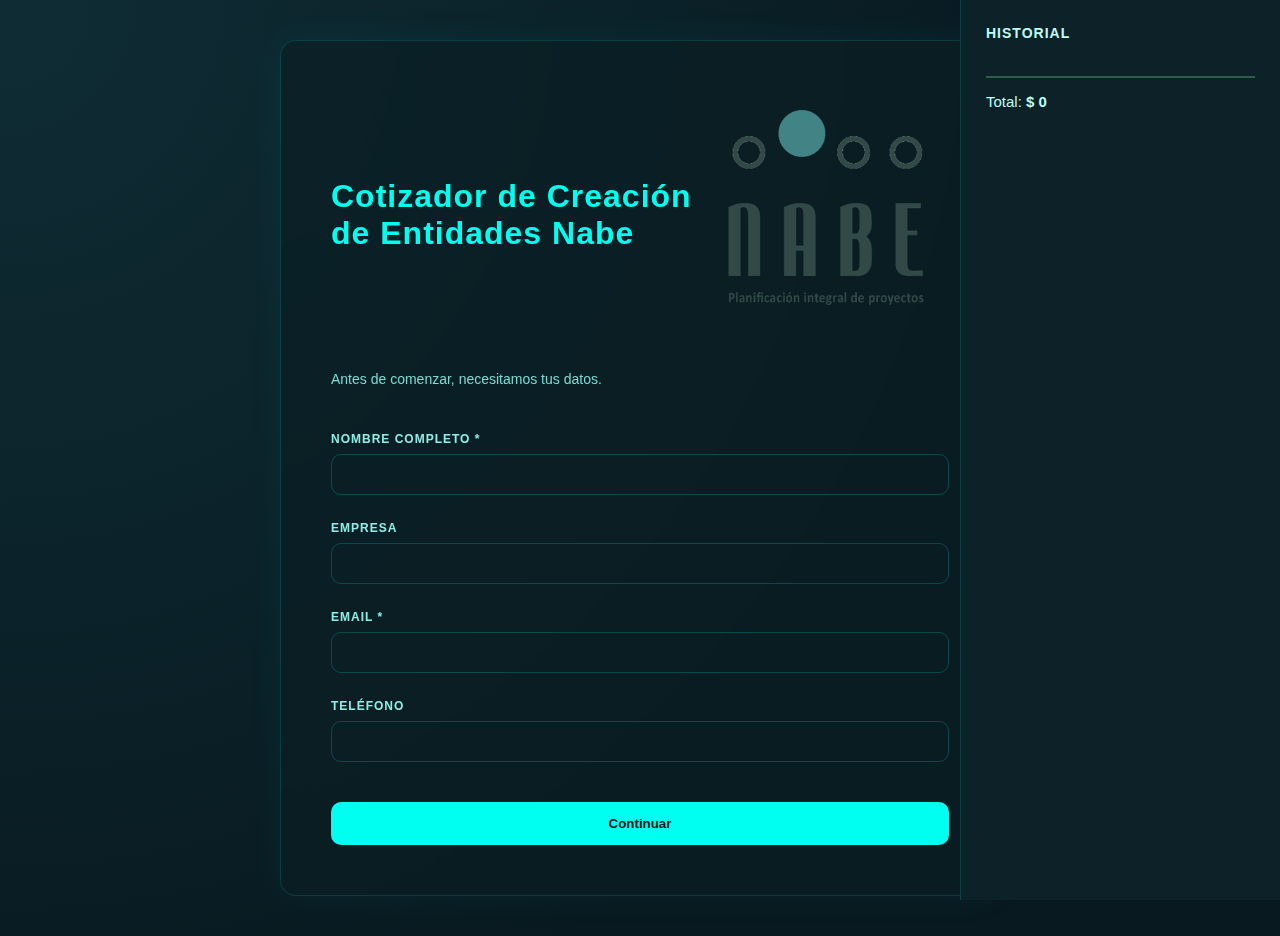
<file: index.html>
<!DOCTYPE html>
<html lang="es">
<head>
  <meta charset="UTF-8">
  <meta name="viewport" content="width=device-width, initial-scale=1.0">
  <title>Cotizador de Entidades BIM</title>
  <link rel="stylesheet" href="styles.css">
  <link rel="icon" type="image/x-icon" href="assets/nabe.ico">
  <meta name="theme-color" content="#2f5d4a">
</head>
<body>

  <!-- Boton flotante para abrir historial en celular -->
  <button id="toggleHistorial" class="toggle-historial" aria-label="Ver historial">
    <span class="historial-count" id="contadorHistorial">0</span>
    📋
  </button>

  <!-- Panel de Historial -->
  <div id="panelHistorial" class="panel-historial">
    <div class="panel-header">
      <h3>Historial</h3>
      <button id="cerrarHistorial" class="cerrar-historial" aria-label="Cerrar historial">×</button>
    </div>
    <ul id="listaHistorial"></ul>
    <div class="total-acumulado">
      Total: <strong id="totalAcumulado">$ 0</strong>
    </div>
  </div>

  <!-- Overlay para cerrar el panel al hacer clic fuera -->
  <div id="overlay" class="overlay"></div>

  <div id="formCliente" class="pantalla pantalla-activa">
    <form id="clienteForm" class="form-cliente">
      <div class="titulo-con-logo">
        <h1>Cotizador de Creación de Entidades Nabe</h1>
        <img src="assets/nabe.png" alt="Logo Nabe" class="logo-titulo">
      </div>

      <p>Antes de comenzar, necesitamos tus datos.</p>

      <label>Nombre completo *</label>
      <input type="text" id="clienteNombre" required>

      <label>Empresa</label>
      <input type="text" id="clienteEmpresa">

      <label>Email *</label>
      <input type="email" id="clienteEmail" required>

      <label>Teléfono</label>
      <input type="text" id="clienteTelefono">

      <button type="button" id="btnContinuar">Continuar</button>
    </form>
  </div>

  <div id="panelTooltip" class="panel-tooltip">
    <button id="cerrarTooltip" aria-label="Cerrar tooltip">✕</button>
    <div id="contenidoTooltip"></div>
  </div>

  <div id="formTecnico" class="pantalla">

    <form id="cotizadorForm">
      <h1>Cotizador de Creación de Entidades</h1>
      <p>Complete el formulario para cotizar entidades BIM.</p>

      <!-- P1 -->
      <label>
        1. Identificador de la entidad *
      </label>
      <input type="text" name="identificador" required>

      <!-- P2 -->
      <label>
        2. ¿La entidad es nativa de Revit?
        <span class="icono-info" data-tooltip="software">ⓘ</span>
      </label>

      <select name="software" id="software" required>
        <option value="">Seleccione</option>
        <option value="nativo">Entidad nativa de Revit</option>
        <option value="externo">Necesita software externo</option>
      </select>

      <!-- P3 -->
      <label>
        3. ¿La entidad debe ser paramétrica?
        <span class="icono-info" data-tooltip="parametrica">ⓘ</span>
      </label>
      <select name="parametrica" id="parametrica">
        <option value="no">No</option>
        <option value="basica">Parámetros básicos</option>
        <option value="compleja">Parámetros complejos</option>
      </select>

      <!-- P4 -->
      <label>
        4. Categoría
        <span class="icono-info" data-tooltip="categoria">ⓘ</span>
      </label>
      <select name="categoria" id="categoria">
        <option>Mobiliario</option>
        <option>Mueble de obra</option>
        <option>Aparato eléctrico</option>
        <option>Aparato sanitario</option>
        <option>Luminaria</option>
        <option>Puerta</option>
        <option>Ventana</option>
        <option>General</option>
      </select>

      <!-- P5 -->
      <label>
        5. Nivel de detalle (LOD)
        <span class="icono-info" data-tooltip="lod">ⓘ</span>
      </label>
      <select name="lod" id="lod">
        <option>LOD 100</option>
        <option>LOD 200</option>
        <option>LOD 300</option>
        <option>LOD 400</option>
      </select>

      <!-- P6 -->
      <label>
        6. ¿Requiere simbología 2D adicional?
        <span class="icono-info" data-tooltip="simbologia">ⓘ</span>
      </label>
      <select name="simbolo2d" id="simbolo2d">
        <option>No</option>
        <option>Sí</option>
      </select>

      <!-- P7 -->
      <label>
        7. ¿Tiene conexiones MEP?
        <span class="icono-info" data-tooltip="mep">ⓘ</span>
      </label>
      <select name="mep" id="mep">
        <option>No</option>
        <option>Sí</option>
      </select>

      <!-- P8 -->
      <label>
        8. ¿Requiere configuración de tipos?
        <span class="icono-info" data-tooltip="tipos">ⓘ</span>
      </label>
      <select name="tipos" id="tipos">
        <option>No</option>
        <option>Sí</option>
      </select>

      <!-- P9 -->
      <label>
        9. Cantidad de entidades
        <span class="icono-info" data-tooltip="cantidad">ⓘ</span>
      </label>
      <input type="number" name="cantidad" min="1" value="1">

      <label>Total estimado</label>
      <input type="text" id="totalCotizacion" readonly>

      <button type="submit">Enviar cotización</button>
    </form>
  </div>


  <div id="postEnvio" style="display:none; text-align:center;">
    <h2>Cotización enviada</h2>
    <p>¿Deseas agregar otra entidad o finalizar?</p>

    <div class="post-buttons">
      <button type="button" id="otraEntidad">Agregar otra entidad</button>
      <button type="button" id="finalizar">Finalizar</button>
    </div>
  </div>

  <div id="mensajeFinal" style="display:none; text-align:center;">
    <h2>¡Gracias!</h2>
    <p>Hemos recibido tu solicitud de cotización.<br>
    Nos pondremos en contacto contigo pronto.</p>
  </div>

  <script src="script.js"></script>
</body>
</html>
</file>
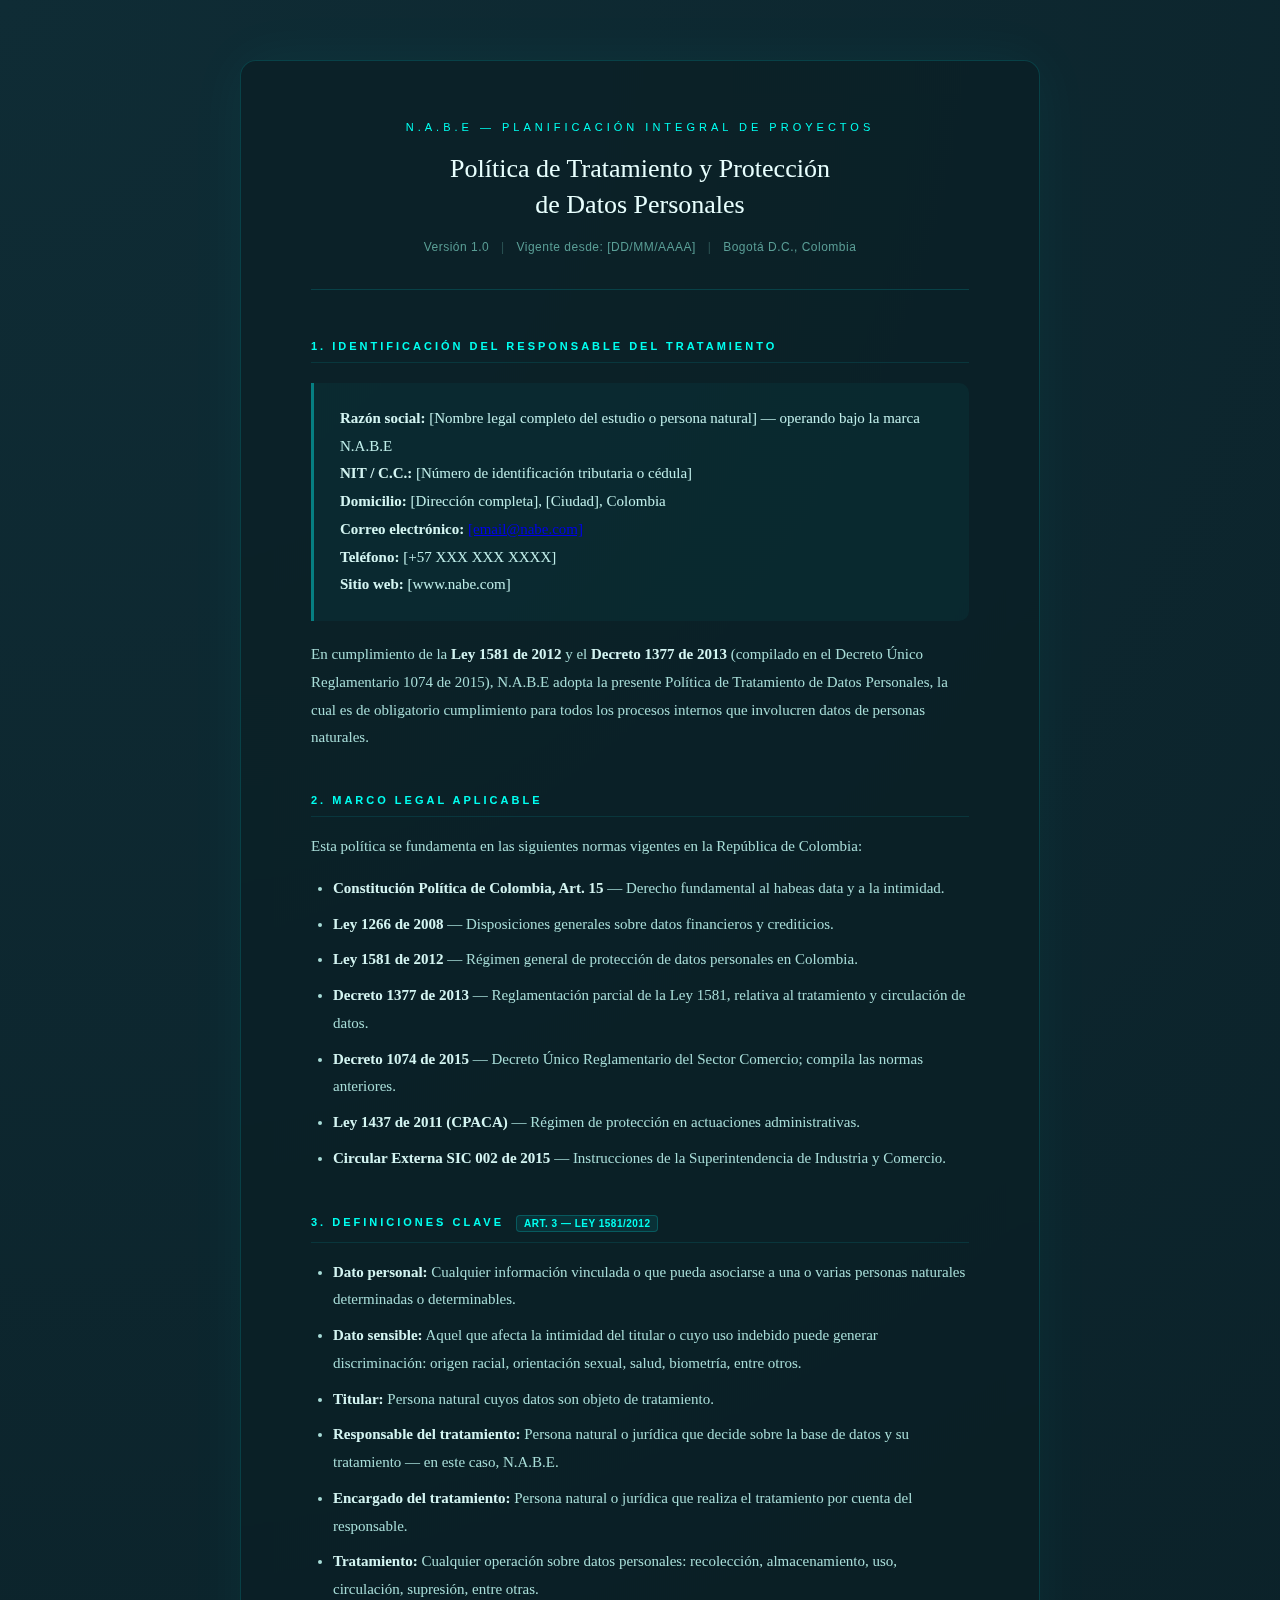
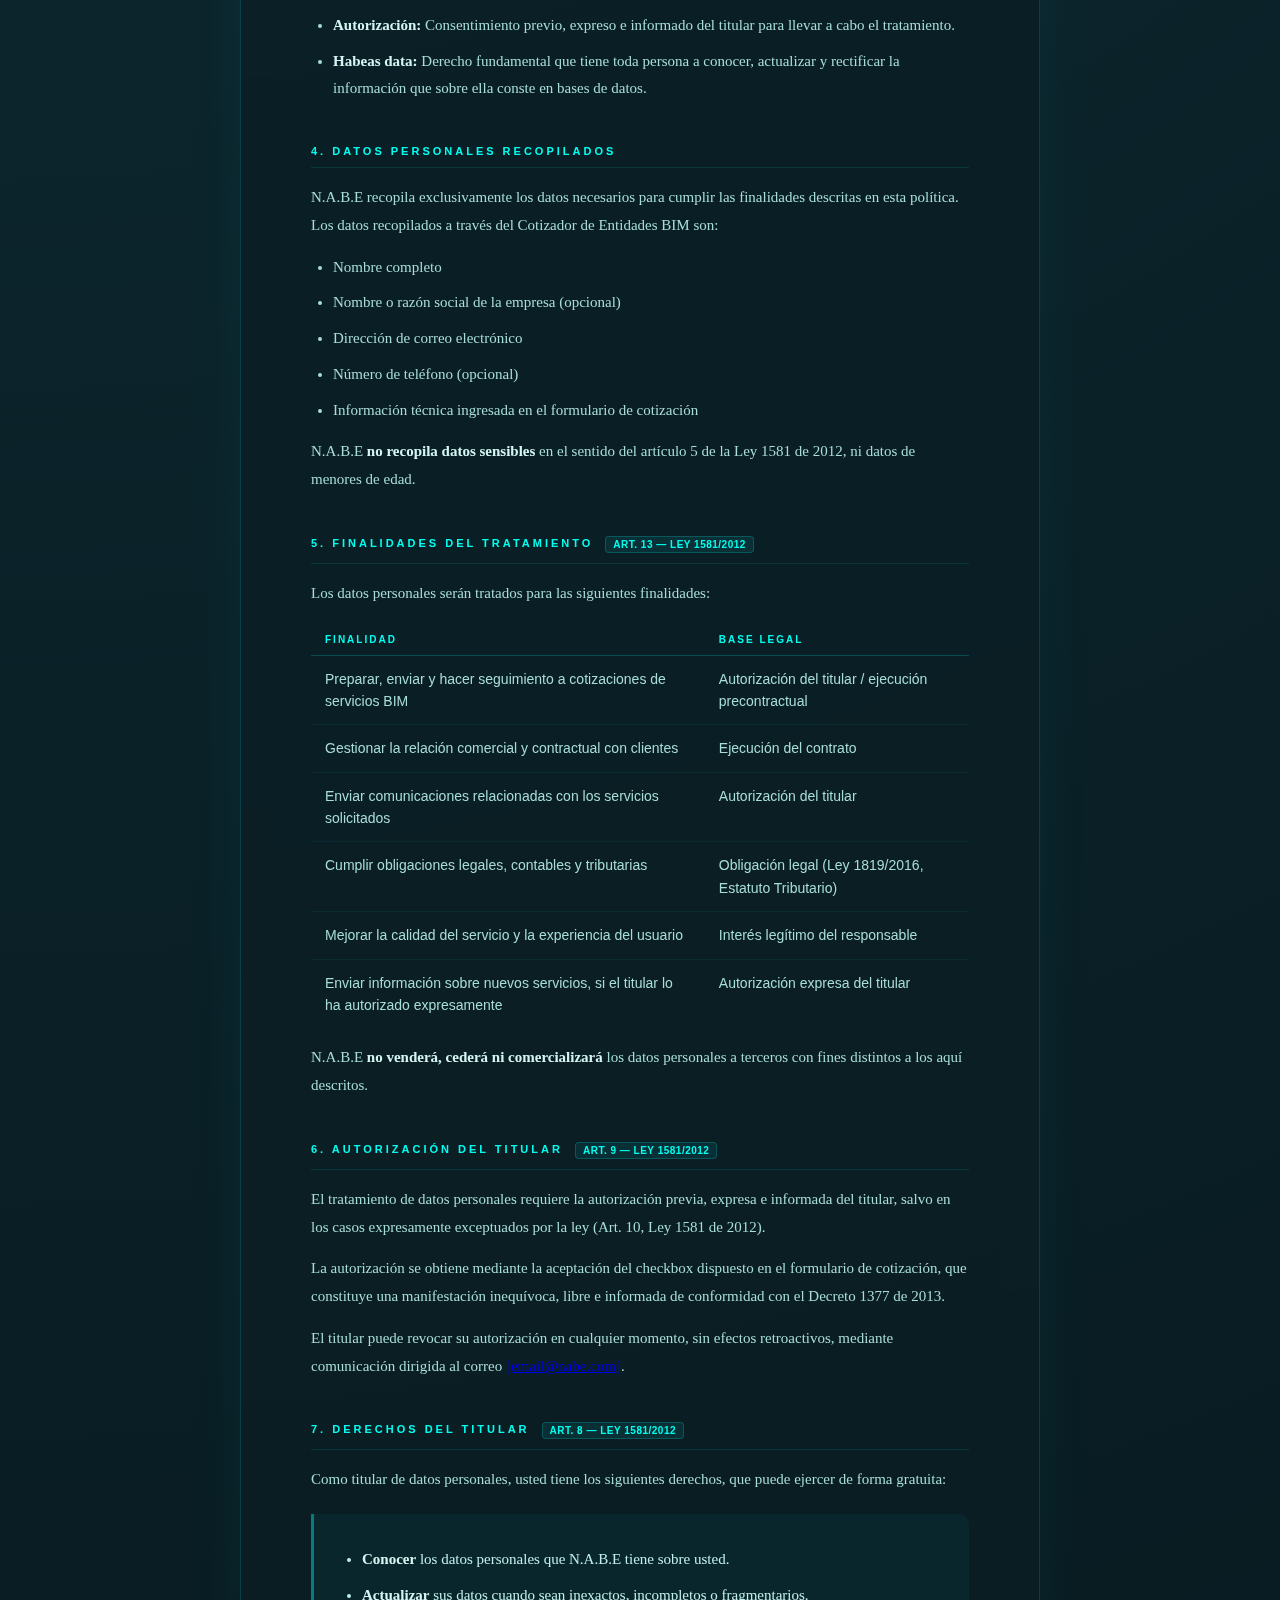
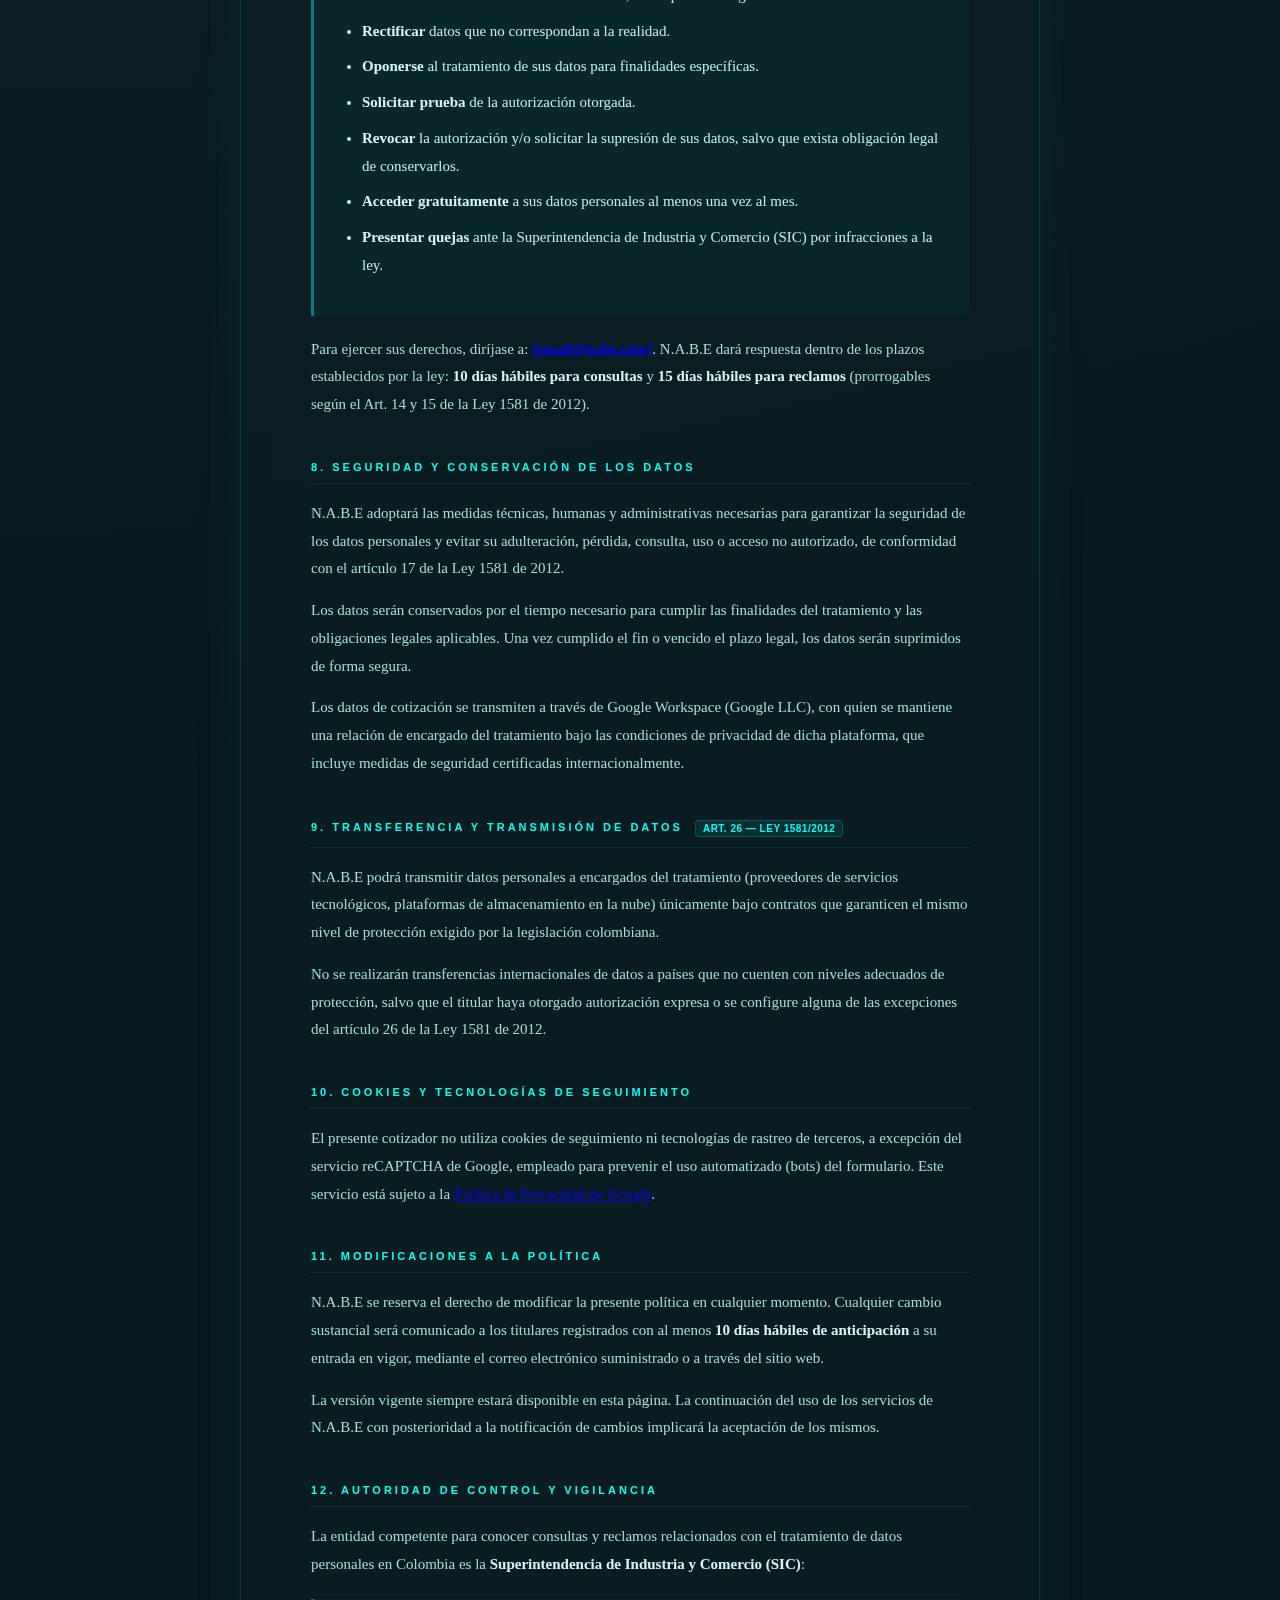
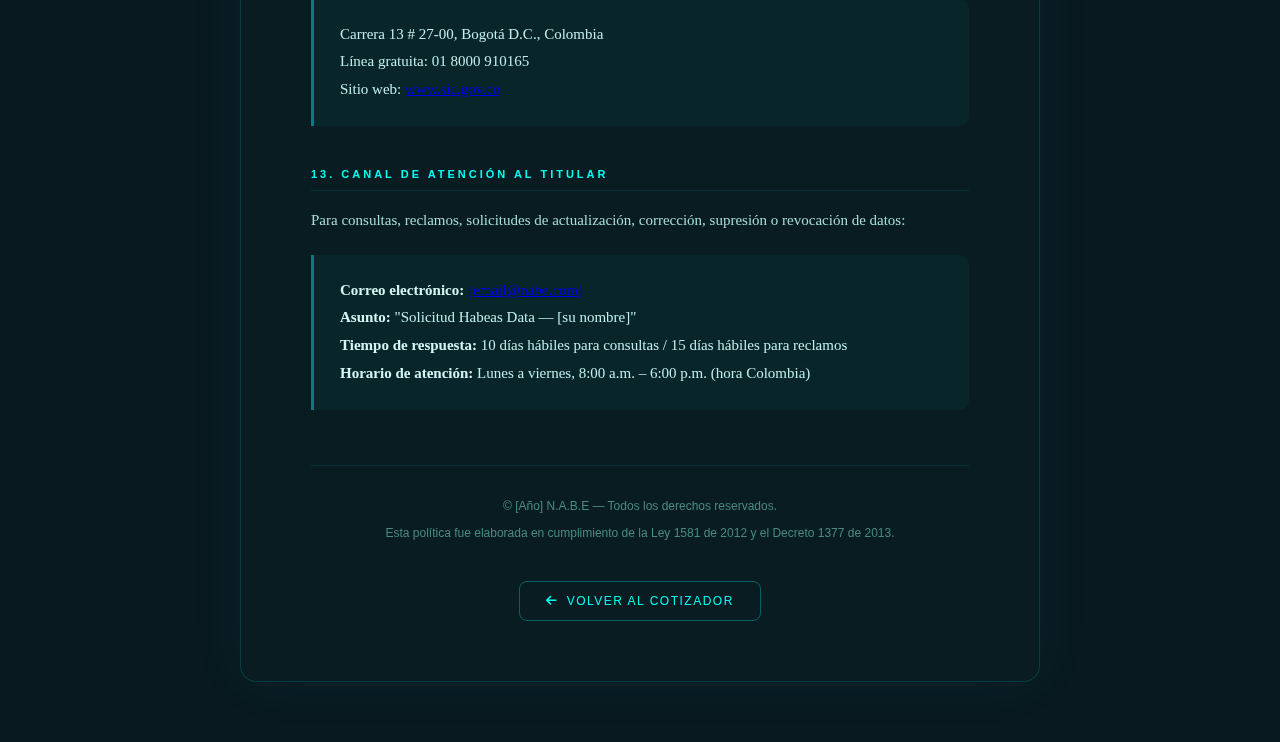
<file: politica.html>
<!DOCTYPE html>
<html lang="es">
<head>
  <meta charset="UTF-8">
  <meta name="viewport" content="width=device-width, initial-scale=1.0">
  <title>Política de Tratamiento de Datos — N.A.B.E</title>
  <link rel="icon" type="image/x-icon" href="assets/nabe.ico">
  <link rel="stylesheet" href="https://cdnjs.cloudflare.com/ajax/libs/font-awesome/6.5.0/css/all.min.css">
  <style>

    /* =============================================
       RESET & BASE
    ============================================= */
    * {
      margin: 0;
      padding: 0;
      box-sizing: border-box;
    }

    body {
      font-family: 'Georgia', serif;
      background: radial-gradient(circle at top left, #0f2c35, #08191f 70%);
      color: #c8f5f2;
      min-height: 100vh;
      padding: 60px 20px;
    }

    /* =============================================
       CONTENEDOR PRINCIPAL
    ============================================= */
    .documento {
      max-width: 800px;
      margin: 0 auto;
      background: rgba(10, 30, 35, 0.7);
      backdrop-filter: blur(12px);
      border: 1px solid rgba(0, 255, 255, 0.15);
      border-radius: 16px;
      padding: 60px 70px;
      box-shadow: 0 0 60px rgba(0, 255, 255, 0.05);
    }

    /* =============================================
       ENCABEZADO
    ============================================= */
    .encabezado {
      text-align: center;
      margin-bottom: 50px;
      padding-bottom: 35px;
      border-bottom: 1px solid rgba(0, 255, 255, 0.15);
    }

    .encabezado .empresa {
      font-size: 11px;
      font-family: 'Inter', sans-serif;
      text-transform: uppercase;
      letter-spacing: 4px;
      color: #00fff0;
      margin-bottom: 18px;
    }

    .encabezado h1 {
      font-size: 26px;
      font-weight: normal;
      line-height: 1.4;
      color: #e8fffe;
      margin-bottom: 16px;
    }

    .encabezado .meta {
      font-size: 12px;
      font-family: 'Inter', sans-serif;
      color: #5a9e96;
      letter-spacing: 0.5px;
    }

    .encabezado .meta span {
      margin: 0 8px;
      opacity: 0.4;
    }

    /* =============================================
       SECCIONES Y TIPOGRAFÍA DEL CUERPO
    ============================================= */
    .seccion {
      margin-bottom: 42px;
    }

    .seccion h2 {
      font-size: 11px;
      font-family: 'Inter', sans-serif;
      text-transform: uppercase;
      letter-spacing: 3px;
      color: #00fff0;
      margin-bottom: 16px;
      padding-bottom: 10px;
      border-bottom: 1px solid rgba(0, 255, 255, 0.1);
    }

    .seccion p {
      font-size: 15px;
      line-height: 1.85;
      color: #a8ddd8;
      margin-bottom: 14px;
    }

    .seccion p:last-child {
      margin-bottom: 0;
    }

    .seccion ul,
    .seccion ol {
      margin-left: 22px;
      margin-top: 10px;
      margin-bottom: 14px;
    }

    .seccion li {
      font-size: 15px;
      line-height: 1.85;
      color: #a8ddd8;
      margin-bottom: 8px;
    }

    .seccion strong {
      color: #d4f5f2;
      font-weight: 600;
    }

    /* =============================================
       NORMA LEGAL — Etiquetas de referencia
    ============================================= */
    .norma {
      display: inline-block;
      font-size: 10px;
      font-family: 'Inter', sans-serif;
      background: rgba(0, 255, 255, 0.08);
      border: 1px solid rgba(0, 255, 255, 0.2);
      border-radius: 4px;
      padding: 2px 7px;
      color: #00fff0;
      letter-spacing: 0.5px;
      margin-left: 6px;
      vertical-align: middle;
      white-space: nowrap;
    }

    /* =============================================
       BLOQUE DESTACADO (derechos, contacto)
    ============================================= */
    .bloque-destacado {
      background: rgba(0, 255, 255, 0.04);
      border-left: 3px solid rgba(0, 255, 255, 0.4);
      border-radius: 0 10px 10px 0;
      padding: 22px 26px;
      margin: 20px 0;
    }

    .bloque-destacado p,
    .bloque-destacado li {
      color: #c0eeea;
    }

    /* =============================================
       TABLA DE FINALIDADES
    ============================================= */
    .tabla-finalidades {
      width: 100%;
      border-collapse: collapse;
      margin: 16px 0;
      font-size: 14px;
      font-family: 'Inter', sans-serif;
    }

    .tabla-finalidades th {
      text-align: left;
      font-size: 10px;
      text-transform: uppercase;
      letter-spacing: 2px;
      color: #00fff0;
      padding: 10px 14px;
      border-bottom: 1px solid rgba(0, 255, 255, 0.2);
    }

    .tabla-finalidades td {
      padding: 12px 14px;
      color: #a8ddd8;
      border-bottom: 1px solid rgba(0, 255, 255, 0.06);
      vertical-align: top;
      line-height: 1.6;
    }

    .tabla-finalidades tr:last-child td {
      border-bottom: none;
    }

    /* =============================================
       PIE DE DOCUMENTO
    ============================================= */
    .pie {
      margin-top: 55px;
      padding-top: 30px;
      border-top: 1px solid rgba(0, 255, 255, 0.1);
      text-align: center;
    }

    .pie p {
      font-size: 12px;
      font-family: 'Inter', sans-serif;
      color: #4a8a84;
      line-height: 1.8;
      margin-bottom: 6px;
    }

    .pie a {
      color: #00fff0;
      text-decoration: none;
      transition: opacity 0.2s;
    }

    .pie a:hover {
      opacity: 0.7;
    }

    .btn-volver {
      display: inline-flex;
      align-items: center;
      gap: 8px;
      margin-top: 30px;
      padding: 12px 26px;
      background: transparent;
      border: 1px solid rgba(0, 255, 255, 0.3);
      border-radius: 8px;
      color: #00fff0;
      font-family: 'Inter', sans-serif;
      font-size: 12px;
      letter-spacing: 1.5px;
      text-transform: uppercase;
      text-decoration: none;
      cursor: pointer;
      transition: all 0.2s ease;
    }

    .btn-volver:hover {
      background: rgba(0, 255, 255, 0.07);
      border-color: rgba(0, 255, 255, 0.6);
      box-shadow: 0 0 12px rgba(0, 255, 255, 0.1);
    }

    /* =============================================
       RESPONSIVE
    ============================================= */
    @media (max-width: 768px) {
      body {
        padding: 30px 15px;
      }

      .documento {
        padding: 35px 25px;
      }

      .encabezado h1 {
        font-size: 20px;
      }

      .tabla-finalidades {
        font-size: 13px;
      }

      .tabla-finalidades th,
      .tabla-finalidades td {
        padding: 9px 10px;
      }
    }

  </style>
</head>
<body>

  <div class="documento">

    <!-- ENCABEZADO -->
    <div class="encabezado">
      <p class="empresa">N.A.B.E — Planificación Integral de Proyectos</p>
      <h1>Política de Tratamiento y Protección<br>de Datos Personales</h1>
      <p class="meta">
        Versión 1.0
        <span>|</span>
        Vigente desde: [DD/MM/AAAA]
        <span>|</span>
        Bogotá D.C., Colombia
      </p>
    </div>


    <!-- 1. IDENTIFICACIÓN DEL RESPONSABLE -->
    <div class="seccion">
      <h2>1. Identificación del responsable del tratamiento</h2>
      <div class="bloque-destacado">
        <p>
          <strong>Razón social:</strong> [Nombre legal completo del estudio o persona natural] — operando bajo la marca N.A.B.E<br>
          <strong>NIT / C.C.:</strong> [Número de identificación tributaria o cédula]<br>
          <strong>Domicilio:</strong> [Dirección completa], [Ciudad], Colombia<br>
          <strong>Correo electrónico:</strong> <a href="mailto:[email]">[email@nabe.com]</a><br>
          <strong>Teléfono:</strong> [+57 XXX XXX XXXX]<br>
          <strong>Sitio web:</strong> [www.nabe.com]
        </p>
      </div>
      <p>
        En cumplimiento de la <strong>Ley 1581 de 2012</strong> y el <strong>Decreto 1377 de 2013</strong>
        (compilado en el Decreto Único Reglamentario 1074 de 2015), N.A.B.E adopta la presente
        Política de Tratamiento de Datos Personales, la cual es de obligatorio cumplimiento para
        todos los procesos internos que involucren datos de personas naturales.
      </p>
    </div>


    <!-- 2. MARCO LEGAL -->
    <div class="seccion">
      <h2>2. Marco legal aplicable</h2>
      <p>Esta política se fundamenta en las siguientes normas vigentes en la República de Colombia:</p>
      <ul>
        <li><strong>Constitución Política de Colombia, Art. 15</strong> — Derecho fundamental al habeas data y a la intimidad.</li>
        <li><strong>Ley 1266 de 2008</strong> — Disposiciones generales sobre datos financieros y crediticios.</li>
        <li><strong>Ley 1581 de 2012</strong> — Régimen general de protección de datos personales en Colombia.</li>
        <li><strong>Decreto 1377 de 2013</strong> — Reglamentación parcial de la Ley 1581, relativa al tratamiento y circulación de datos.</li>
        <li><strong>Decreto 1074 de 2015</strong> — Decreto Único Reglamentario del Sector Comercio; compila las normas anteriores.</li>
        <li><strong>Ley 1437 de 2011 (CPACA)</strong> — Régimen de protección en actuaciones administrativas.</li>
        <li><strong>Circular Externa SIC 002 de 2015</strong> — Instrucciones de la Superintendencia de Industria y Comercio.</li>
      </ul>
    </div>


    <!-- 3. DEFINICIONES -->
    <div class="seccion">
      <h2>3. Definiciones clave <span class="norma">Art. 3 — Ley 1581/2012</span></h2>
      <ul>
        <li><strong>Dato personal:</strong> Cualquier información vinculada o que pueda asociarse a una o varias personas naturales determinadas o determinables.</li>
        <li><strong>Dato sensible:</strong> Aquel que afecta la intimidad del titular o cuyo uso indebido puede generar discriminación: origen racial, orientación sexual, salud, biometría, entre otros.</li>
        <li><strong>Titular:</strong> Persona natural cuyos datos son objeto de tratamiento.</li>
        <li><strong>Responsable del tratamiento:</strong> Persona natural o jurídica que decide sobre la base de datos y su tratamiento — en este caso, N.A.B.E.</li>
        <li><strong>Encargado del tratamiento:</strong> Persona natural o jurídica que realiza el tratamiento por cuenta del responsable.</li>
        <li><strong>Tratamiento:</strong> Cualquier operación sobre datos personales: recolección, almacenamiento, uso, circulación, supresión, entre otras.</li>
        <li><strong>Autorización:</strong> Consentimiento previo, expreso e informado del titular para llevar a cabo el tratamiento.</li>
        <li><strong>Habeas data:</strong> Derecho fundamental que tiene toda persona a conocer, actualizar y rectificar la información que sobre ella conste en bases de datos.</li>
      </ul>
    </div>


    <!-- 4. DATOS QUE SE RECOPILAN -->
    <div class="seccion">
      <h2>4. Datos personales recopilados</h2>
      <p>N.A.B.E recopila exclusivamente los datos necesarios para cumplir las finalidades descritas en esta política. Los datos recopilados a través del Cotizador de Entidades BIM son:</p>
      <ul>
        <li>Nombre completo</li>
        <li>Nombre o razón social de la empresa (opcional)</li>
        <li>Dirección de correo electrónico</li>
        <li>Número de teléfono (opcional)</li>
        <li>Información técnica ingresada en el formulario de cotización</li>
      </ul>
      <p>
        N.A.B.E <strong>no recopila datos sensibles</strong> en el sentido del artículo 5 de la Ley 1581 de 2012,
        ni datos de menores de edad.
      </p>
    </div>


    <!-- 5. FINALIDADES -->
    <div class="seccion">
      <h2>5. Finalidades del tratamiento <span class="norma">Art. 13 — Ley 1581/2012</span></h2>
      <p>Los datos personales serán tratados para las siguientes finalidades:</p>

      <table class="tabla-finalidades">
        <thead>
          <tr>
            <th>Finalidad</th>
            <th>Base legal</th>
          </tr>
        </thead>
        <tbody>
          <tr>
            <td>Preparar, enviar y hacer seguimiento a cotizaciones de servicios BIM</td>
            <td>Autorización del titular / ejecución precontractual</td>
          </tr>
          <tr>
            <td>Gestionar la relación comercial y contractual con clientes</td>
            <td>Ejecución del contrato</td>
          </tr>
          <tr>
            <td>Enviar comunicaciones relacionadas con los servicios solicitados</td>
            <td>Autorización del titular</td>
          </tr>
          <tr>
            <td>Cumplir obligaciones legales, contables y tributarias</td>
            <td>Obligación legal (Ley 1819/2016, Estatuto Tributario)</td>
          </tr>
          <tr>
            <td>Mejorar la calidad del servicio y la experiencia del usuario</td>
            <td>Interés legítimo del responsable</td>
          </tr>
          <tr>
            <td>Enviar información sobre nuevos servicios, si el titular lo ha autorizado expresamente</td>
            <td>Autorización expresa del titular</td>
          </tr>
        </tbody>
      </table>

      <p>
        N.A.B.E <strong>no venderá, cederá ni comercializará</strong> los datos personales a terceros
        con fines distintos a los aquí descritos.
      </p>
    </div>


    <!-- 6. AUTORIZACIÓN -->
    <div class="seccion">
      <h2>6. Autorización del titular <span class="norma">Art. 9 — Ley 1581/2012</span></h2>
      <p>
        El tratamiento de datos personales requiere la autorización previa, expresa e informada del titular,
        salvo en los casos expresamente exceptuados por la ley (Art. 10, Ley 1581 de 2012).
      </p>
      <p>
        La autorización se obtiene mediante la aceptación del checkbox dispuesto en el formulario de cotización,
        que constituye una manifestación inequívoca, libre e informada de conformidad con el
        Decreto 1377 de 2013.
      </p>
      <p>
        El titular puede revocar su autorización en cualquier momento, sin efectos retroactivos,
        mediante comunicación dirigida al correo <a href="mailto:[email]">[email@nabe.com]</a>.
      </p>
    </div>


    <!-- 7. DERECHOS DEL TITULAR -->
    <div class="seccion">
      <h2>7. Derechos del titular <span class="norma">Art. 8 — Ley 1581/2012</span></h2>
      <p>Como titular de datos personales, usted tiene los siguientes derechos, que puede ejercer de forma gratuita:</p>
      <div class="bloque-destacado">
        <ul>
          <li><strong>Conocer</strong> los datos personales que N.A.B.E tiene sobre usted.</li>
          <li><strong>Actualizar</strong> sus datos cuando sean inexactos, incompletos o fragmentarios.</li>
          <li><strong>Rectificar</strong> datos que no correspondan a la realidad.</li>
          <li><strong>Oponerse</strong> al tratamiento de sus datos para finalidades específicas.</li>
          <li><strong>Solicitar prueba</strong> de la autorización otorgada.</li>
          <li><strong>Revocar</strong> la autorización y/o solicitar la supresión de sus datos, salvo que exista obligación legal de conservarlos.</li>
          <li><strong>Acceder gratuitamente</strong> a sus datos personales al menos una vez al mes.</li>
          <li><strong>Presentar quejas</strong> ante la Superintendencia de Industria y Comercio (SIC) por infracciones a la ley.</li>
        </ul>
      </div>
      <p>
        Para ejercer sus derechos, diríjase a:
        <strong><a href="mailto:[email]">[email@nabe.com]</a></strong>.
        N.A.B.E dará respuesta dentro de los plazos establecidos por la ley:
        <strong>10 días hábiles para consultas</strong> y <strong>15 días hábiles para reclamos</strong>
        (prorrogables según el Art. 14 y 15 de la Ley 1581 de 2012).
      </p>
    </div>


    <!-- 8. SEGURIDAD Y CONSERVACIÓN -->
    <div class="seccion">
      <h2>8. Seguridad y conservación de los datos</h2>
      <p>
        N.A.B.E adoptará las medidas técnicas, humanas y administrativas necesarias para garantizar
        la seguridad de los datos personales y evitar su adulteración, pérdida, consulta, uso o
        acceso no autorizado, de conformidad con el artículo 17 de la Ley 1581 de 2012.
      </p>
      <p>
        Los datos serán conservados por el tiempo necesario para cumplir las finalidades del tratamiento
        y las obligaciones legales aplicables. Una vez cumplido el fin o vencido el plazo legal,
        los datos serán suprimidos de forma segura.
      </p>
      <p>
        Los datos de cotización se transmiten a través de Google Workspace (Google LLC), con quien
        se mantiene una relación de encargado del tratamiento bajo las condiciones de privacidad de dicha plataforma,
        que incluye medidas de seguridad certificadas internacionalmente.
      </p>
    </div>


    <!-- 9. TRANSFERENCIA A TERCEROS -->
    <div class="seccion">
      <h2>9. Transferencia y transmisión de datos <span class="norma">Art. 26 — Ley 1581/2012</span></h2>
      <p>
        N.A.B.E podrá transmitir datos personales a encargados del tratamiento (proveedores de servicios
        tecnológicos, plataformas de almacenamiento en la nube) únicamente bajo contratos que
        garanticen el mismo nivel de protección exigido por la legislación colombiana.
      </p>
      <p>
        No se realizarán transferencias internacionales de datos a países que no cuenten con niveles
        adecuados de protección, salvo que el titular haya otorgado autorización expresa o se
        configure alguna de las excepciones del artículo 26 de la Ley 1581 de 2012.
      </p>
    </div>


    <!-- 10. COOKIES Y TECNOLOGÍAS SIMILARES -->
    <div class="seccion">
      <h2>10. Cookies y tecnologías de seguimiento</h2>
      <p>
        El presente cotizador no utiliza cookies de seguimiento ni tecnologías de rastreo de terceros,
        a excepción del servicio reCAPTCHA de Google, empleado para prevenir el uso automatizado
        (bots) del formulario. Este servicio está sujeto a la
        <a href="https://policies.google.com/privacy" target="_blank">Política de Privacidad de Google</a>.
      </p>
    </div>


    <!-- 11. MODIFICACIONES A LA POLÍTICA -->
    <div class="seccion">
      <h2>11. Modificaciones a la política</h2>
      <p>
        N.A.B.E se reserva el derecho de modificar la presente política en cualquier momento.
        Cualquier cambio sustancial será comunicado a los titulares registrados con al menos
        <strong>10 días hábiles de anticipación</strong> a su entrada en vigor, mediante el correo
        electrónico suministrado o a través del sitio web.
      </p>
      <p>
        La versión vigente siempre estará disponible en esta página. La continuación del uso
        de los servicios de N.A.B.E con posterioridad a la notificación de cambios implicará
        la aceptación de los mismos.
      </p>
    </div>


    <!-- 12. AUTORIDAD DE CONTROL -->
    <div class="seccion">
      <h2>12. Autoridad de control y vigilancia</h2>
      <p>
        La entidad competente para conocer consultas y reclamos relacionados con el tratamiento
        de datos personales en Colombia es la
        <strong>Superintendencia de Industria y Comercio (SIC)</strong>:
      </p>
      <div class="bloque-destacado">
        <p>
          Carrera 13 # 27-00, Bogotá D.C., Colombia<br>
          Línea gratuita: 01 8000 910165<br>
          Sitio web: <a href="https://www.sic.gov.co" target="_blank">www.sic.gov.co</a>
        </p>
      </div>
    </div>


    <!-- 13. CONTACTO -->
    <div class="seccion">
      <h2>13. Canal de atención al titular</h2>
      <p>Para consultas, reclamos, solicitudes de actualización, corrección, supresión o revocación de datos:</p>
      <div class="bloque-destacado">
        <p>
          <strong>Correo electrónico:</strong> <a href="mailto:[email]">[email@nabe.com]</a><br>
          <strong>Asunto:</strong> "Solicitud Habeas Data — [su nombre]"<br>
          <strong>Tiempo de respuesta:</strong> 10 días hábiles para consultas / 15 días hábiles para reclamos<br>
          <strong>Horario de atención:</strong> Lunes a viernes, 8:00 a.m. – 6:00 p.m. (hora Colombia)
        </p>
      </div>
    </div>


    <!-- PIE -->
    <div class="pie">
      <p>© [Año] N.A.B.E — Todos los derechos reservados.</p>
      <p>Esta política fue elaborada en cumplimiento de la Ley 1581 de 2012 y el Decreto 1377 de 2013.</p>
      <a href="javascript:window.close()" class="btn-volver">
        <i class="fas fa-arrow-left"></i> Volver al cotizador
      </a>
    </div>

  </div>

</body>
</html>
</file>
<file: styles.css>
/*
   COTIZADOR NABE — styles.css
   Organización:
   1.  Reset y Base
   2.  Tipografia y colores globales
   3.  Layout principal
   4.  Formularios (inputs, selects, labels)
   5.  Botones
   6.  Logo y encabezado
   7.  Panel historial (lateral derecho)
   8.  Panel tooltip (lateral izquierdo)
   9.  Pantallas (lógica de visibilidad)
   10. Post envío e historial móvil
   11. Mensaje final y cláusula
   12. Modal política de datos
   13. Términos y condiciones
   14. Responsive — Móvil (≤768px)
   15. Responsive — Tablet (769px–1024px)
   16. Responsive — Escritorio (≥1025px)
   17. Modo finalizado (escritorio)
============================================= */


/* =============================================
   1. RESET & BASE
============================================= */
* {
  margin: 0;
  padding: 0;
  box-sizing: border-box;
}

body {
  font-family: 'Inter', sans-serif;
  background: radial-gradient(circle at top left, #0f2c35, #08191f 70%);
  color: #c8f5f2;
  min-height: 100vh;
  padding: 40px;
}


/* =============================================
   2. TIPOGRAFÍA Y COLORES GLOBALES
============================================= */
h1 {
  font-size: 32px;
  font-weight: 600;
  margin-bottom: 12px;
  letter-spacing: 1px;
  color: #00fff0;
}

p {
  font-size: 14px;
  color: #7adbd3;
  margin-bottom: 45px;
}

label {
  display: block;
  margin-top: 26px;
  font-size: 12px;
  font-weight: 600;
  text-transform: uppercase;
  letter-spacing: 1px;
  color: #8ceee6;
}


/* =============================================
   3. LAYOUT PRINCIPAL (contenedor del form)
============================================= */
form {
  background: rgba(10, 30, 35, 0.6);
  backdrop-filter: blur(12px);
  border: 1px solid rgba(0, 255, 255, 0.15);
  border-radius: 16px;
  padding: 50px;
  max-width: 720px;
  margin: 0 auto;
  box-shadow: 0 0 40px rgba(0, 255, 255, 0.05);
}


/* =============================================
   4. FORMULARIOS — Inputs y Selects
============================================= */
input, select {
  width: 100%;
  margin-top: 8px;
  padding: 12px 14px;
  background: transparent;
  border: 1px solid rgba(0, 255, 255, 0.2);
  color: #c8f5f2;
  border-radius: 10px;
  transition: all 0.2s ease;
}

input:focus, select:focus {
  border-color: #00fff0;
  box-shadow: 0 0 10px #00fff0;
  outline: none;
}

input::placeholder {
  color: #9aa8a0;
}

select {
  appearance: none;
  -webkit-appearance: none;
  -moz-appearance: none;
  background-color: #0c2228;
  color: #c8f5f2;
  border: 1px solid rgba(0, 255, 255, 0.2);
  padding-right: 40px;
  cursor: pointer;
  background-image: url("data:image/svg+xml,%3Csvg fill='%2300fff0' height='20' viewBox='0 0 20 20' width='20' xmlns='http://www.w3.org/2000/svg'%3E%3Cpolygon points='5,7 10,12 15,7'/%3E%3C/svg%3E");
  background-repeat: no-repeat;
  background-position: right 12px center;
  background-size: 16px;
}

select:disabled {
  background-color: #eef2ef;
  color: #9aa8a0;
  border-color: #dde4df;
  cursor: not-allowed;
}

.icono-info {
  margin-left: 8px;
  cursor: pointer;
  color: #00fff0;
}


/* =============================================
   5. BOTONES
============================================= */
button {
  margin-top: 40px;
  width: 100%;
  padding: 14px;
  background: #00fff0;
  color: #08191f;
  border: none;
  border-radius: 10px;
  font-weight: 600;
  cursor: pointer;
  transition: all 0.2s ease;
}

button:hover {
  transform: translateY(-2px);
  box-shadow: 0 0 15px #00fff0;
}

.post-buttons {
  display: flex;
  justify-content: center;
  gap: 20px;
  margin-top: 30px;
}

.post-buttons button {
  width: auto;
  padding: 12px 22px;
  font-size: 12px;
  letter-spacing: 1px;
}


/* =============================================
   6. LOGO Y ENCABEZADO
============================================= */
.titulo-con-logo {
  display: flex;
  align-items: center;
  justify-content: space-between;
  margin-bottom: 20px;
}

.logo-titulo {
  height: 240px;
  object-fit: contain;
  display: block;
  margin: 0 auto 20px auto;
}

.logo-titulo:hover {
  transform: scale(1.02);
  filter:
    drop-shadow(0 10px 25px rgba(0, 255, 255, 0.25))
    drop-shadow(0 0 18px rgba(0, 255, 255, 0.35));
}

.logo-container {
  padding: 40px 30px;
  border: 1.5px solid rgba(0, 255, 255, 0.35);
  border-radius: 18px;
  max-width: 500px;
  margin: 0 auto 40px auto;
}

.logo-text {
  letter-spacing: 6px;
  font-weight: 600;
}


/* =============================================
   7. PANEL HISTORIAL — Lateral derecho
============================================= */
.panel-historial {
  position: fixed;
  top: 0;
  right: 0;
  width: 320px;
  height: 100vh;
  background: #0c2228;
  border-left: 1px solid rgba(0, 255, 255, 0.15);
  padding: 25px;
  font-size: 13px;
  z-index: 1000;
  overflow-y: auto;
  color: #bffcf7;
}

.panel-header {
  display: flex;
  justify-content: space-between;
  align-items: center;
  margin-bottom: 15px;
}

.panel-header h3 {
  font-size: 14px;
  text-transform: uppercase;
  letter-spacing: 1px;
  margin: 0;
}

.cerrar-historial {
  display: none;
  background: transparent;
  border: none;
  font-size: 24px;
  color: #5f6f66;
  cursor: pointer;
  padding: 0;
  width: auto;
  margin: 0;
  line-height: 1;
  transition: color 0.2s;
}

.cerrar-historial:hover {
  color: #2f5d4a;
  background: transparent;
}

#listaHistorial {
  list-style: none;
  max-height: calc(100vh - 150px);
  overflow-y: auto;
}

#listaHistorial li {
  margin-bottom: 12px;
  padding-bottom: 10px;
  border-bottom: 1px solid #eef2ef;
}

.total-acumulado {
  margin-top: 20px;
  padding-top: 15px;
  border-top: 2px solid #2f5d4a;
  font-size: 15px;
}

.detalle-horas {
  font-size: 0.8rem;
  opacity: 0.8;
  margin: 2px 0;
}

/* Botón flotante (oculto en escritorio) */
.toggle-historial {
  display: none;
  position: fixed;
  bottom: 30px;
  right: 30px;
  width: 60px;
  height: 60px;
  background-color: #2f5d4a;
  color: white;
  border: none;
  border-radius: 50%;
  font-size: 24px;
  cursor: pointer;
  box-shadow: 0 4px 12px rgba(0, 0, 0, 0.15);
  z-index: 999;
  transition: transform 0.2s, background-color 0.2s;
  margin: 0;
  padding: 0;
}

.toggle-historial:hover {
  background-color: #244a3a;
  transform: scale(1.1);
}

.historial-count {
  position: absolute;
  top: -5px;
  right: -5px;
  background-color: #e63946;
  color: white;
  border-radius: 50%;
  width: 24px;
  height: 24px;
  display: flex;
  align-items: center;
  justify-content: center;
  font-size: 12px;
  font-weight: bold;
}

/* Overlay de fondo oscuro */
.overlay {
  display: none;
  position: fixed;
  top: 0;
  left: 0;
  width: 100%;
  height: 100%;
  background-color: rgba(0, 0, 0, 0.5);
  z-index: 998;
}

.overlay.active {
  display: block;
}


/* =============================================
   8. PANEL TOOLTIP — Lateral izquierdo de ayuda
============================================= */
.panel-tooltip {
  position: fixed;
  left: -350px;
  top: 0;
  width: 320px;
  height: 100vh;
  background: #0a252c;
  padding: 30px;
  transition: left 0.3s ease;
  border-right: 1px solid rgba(0, 255, 255, 0.2);
  z-index: 1001;
}

.panel-tooltip.activo {
  left: 0;
}

.panel-tooltip h3 {
  font-size: 14px;
  margin-bottom: 15px;
  color: #00fff0;
  letter-spacing: 1px;
}

.panel-tooltip p {
  margin-bottom: 10px;
  font-size: 15px;
  color: #bffcf7;
}

.panel-tooltip ul {
  margin-left: 18px;
  margin-bottom: 15px;
}

.panel-tooltip li {
  margin-bottom: 6px;
}

/* Resetear estilos globales del botón dentro del tooltip */
#panelTooltip button {
  all: unset;
}

#cerrarTooltip {
  position: absolute;
  top: 18px;
  right: 22px;
  font-size: 16px;
  color: #00fff0;
  cursor: pointer;
  opacity: 0.6;
  transition: opacity 0.2s ease, transform 0.2s ease;
}

#cerrarTooltip:hover {
  opacity: 1;
  transform: scale(1.1);
}


/* =============================================
   9. PANTALLAS — Lógica de visibilidad
============================================= */
.pantalla {
  display: none;
}

.pantalla-activa {
  display: block;
}


/* =============================================
   10. POST ENVÍO E HISTORIAL MÓVIL
============================================= */
.g-recaptcha {
  display: flex;
  justify-content: center;
  margin: 20px auto;
}

.historial-movil {
  display: none;
  margin-top: 25px;
}

.historial-card {
  background: rgba(0, 255, 255, 0.05);
  border: 1px solid #00ffff33;
  border-radius: 12px;
  padding: 12px;
  margin-bottom: 10px;
  font-size: 0.9rem;
}

.total-acumulado-movil {
  margin-top: 15px;
  border-top: 1px solid #1f3a3a;
  padding-top: 10px;
}

.detalle-entidad {
  margin-top: 8px;
  font-size: 0.85rem;
  opacity: 0.85;
}

.detalle-entidad p {
  margin: 2px 0;
}


/* =============================================
   11. MENSAJE FINAL Y CLÁUSULA
============================================= */
.mensaje-gracias {
  font-size: 1.6rem;
  margin-bottom: 25px;
  text-align: center;
  font-weight: 600;
}

.clausula-final {
  margin-top: 10px;
  padding: 25px;
  border: 1px solid rgba(255, 255, 255, 0.2);
  border-radius: 12px;
  text-align: center;
  background: rgba(255, 255, 255, 0.03);
}

.texto-clausula {
  font-size: 1rem;
  line-height: 1.7;
  margin-bottom: 30px;
}

.clausula-final strong {
  font-weight: 700;
}

.redes-sociales {
  display: flex;
  justify-content: center;
  gap: 35px;
  margin-top: 15px;
}

.redes-sociales a {
  font-size: 1.9rem;
  color: inherit;
  transition: transform 0.2s ease;
}

.redes-sociales a:hover {
  transform: scale(1.15);
}


/* =============================================
   12. MODAL — Política de datos
============================================= */
.modal-politica {
  display: none;
  position: fixed;
  inset: 0;
  background: rgba(0, 0, 0, 0.7);
  justify-content: center;
  align-items: center;
  z-index: 1000;
}

.contenido-politica {
  background: #0b2f2f;
  padding: 30px;
  border-radius: 12px;
  max-width: 600px;
  width: 90%;
  color: white;
  position: relative;
}

#cerrarPolitica {
  position: absolute;
  top: 15px;
  right: 20px;
  cursor: pointer;
  font-size: 1.5rem;
}


/* =============================================
   13. TÉRMINOS Y CONDICIONES
============================================= */
.terminos-container {
  margin-top: 25px;
  padding-top: 15px;
  border-top: 1px solid rgba(255, 255, 255, 0.08);
}

.terminos-label {
  display: flex;
  align-items: flex-start;
  gap: 12px;
  font-size: 0.85rem;
  line-height: 1.5;
  color: rgba(255, 255, 255, 0.75);
  cursor: pointer;
  text-transform: none;
  letter-spacing: normal;
  font-weight: normal;
  margin-top: 0;
}

.terminos-label input {
  margin-top: 4px;
  width: 16px;
  height: 16px;
  accent-color: #00e0d3;
}

.terminos-label a {
  color: #00e0d3;
  text-decoration: none;
  font-weight: 500;
  transition: opacity 0.2s ease;
}

.terminos-label a:hover {
  opacity: 0.7;
}


/* =============================================
   14. RESPONSIVE — Móvil (≤768px)
============================================= */
@media (max-width: 768px) {

  body {
    padding: 20px 15px;
    padding-bottom: 100px;
  }

  form {
    padding: 30px 20px;
  }

  h1 {
    font-size: 22px;
  }

  .toggle-historial {
    display: flex;
    align-items: center;
    justify-content: center;
  }

  .panel-historial {
    width: 85%;
    max-width: 350px;
    transform: translateX(100%);
    transition: transform 0.3s ease;
    box-shadow: -4px 0 12px rgba(0, 0, 0, 0.1);
  }

  .panel-historial.active {
    transform: translateX(0);
  }

  .cerrar-historial {
    display: block;
  }

  #listaHistorial {
    max-height: calc(100vh - 180px);
  }

  .titulo-con-logo {
    flex-direction: column;
    text-align: center;
  }

  .titulo-con-logo h1 {
    margin-top: 15px;
  }

  .historial-movil {
    display: block;
  }

  .mensaje-gracias {
    font-size: 1.3rem;
    margin-bottom: 20px;
    padding: 0 10px;
  }

  .clausula-final {
    padding: 20px 18px;
    margin-top: 15px;
    border-radius: 10px;
  }

  .texto-clausula {
    font-size: 0.9rem;
    line-height: 1.6;
    margin-bottom: 25px;
  }

  .redes-sociales {
    gap: 28px;
  }

  .redes-sociales a {
    font-size: 2rem;
  }

  .terminos-label {
    font-size: 0.8rem;
  }
}


/* =============================================
   15. RESPONSIVE — Tablet (769px–1024px)
============================================= */
@media (min-width: 769px) and (max-width: 1024px) {

  .panel-historial {
    width: 280px;
  }

  form {
    max-width: 600px;
    margin-right: 300px;
  }
}


/* =============================================
   16. RESPONSIVE — Escritorio (≥1025px)
============================================= */
@media (min-width: 1025px) {

  body {
    display: flex;
    justify-content: center;
    align-items: flex-start;
  }

  form {
    margin-left: auto;
    margin-right: auto;
  }
}


/* =============================================
   17. MODO FINALIZADO — Historial desplegable en PC
============================================= */
@media (min-width: 1025px) {

  body.modo-finalizado .panel-historial {
    transform: translateX(100%);
    transition: transform 0.3s ease;
  }

  body.modo-finalizado .panel-historial.active {
    transform: translateX(0);
  }

  body.modo-finalizado .cerrar-historial {
    display: block;
  }

  body.modo-finalizado .toggle-historial {
    display: flex;
  }
}
</file>
